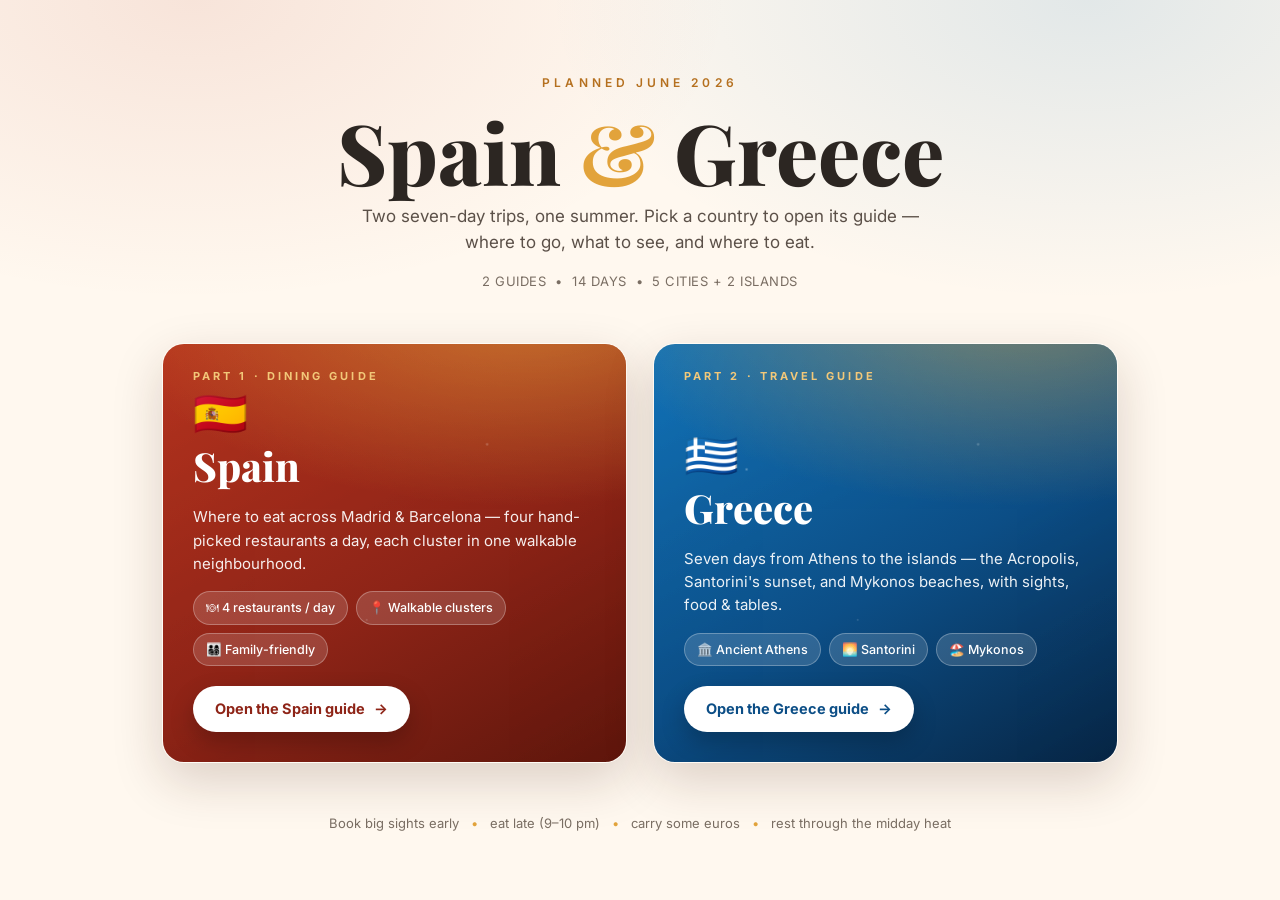
<file: index.html>
<!DOCTYPE html>
<html lang="en">
<head>
<meta charset="UTF-8">
<meta name="viewport" content="width=device-width, initial-scale=1.0">
<title>Spain &amp; Greece — Two 7-Day Trips</title>
<meta name="description" content="Two 7-day travel guides: where to eat in Spain (Madrid & Barcelona) and 7 days in Greece (Athens, Santorini & Mykonos).">
<link rel="preconnect" href="https://fonts.googleapis.com">
<link rel="preconnect" href="https://fonts.gstatic.com" crossorigin>
<link href="https://fonts.googleapis.com/css2?family=Playfair+Display:wght@600;700;800&family=Inter:wght@400;500;600;700&display=swap" rel="stylesheet">
<style>
  :root{
    --gold:#E2A33B; --gold-soft:#F2C879; --cream:#FFF8EF; --ink:#2C2622; --muted:#7A6E63;
    --red:#B5341F; --red-deep:#8E2417;
    --blue:#1273B8; --blue-deep:#0C4E86;
  }
  *{box-sizing:border-box;}
  html,body{margin:0;padding:0;}
  body{
    font-family:'Inter',-apple-system,Segoe UI,Roboto,Helvetica,Arial,sans-serif;
    color:var(--ink);
    background:
      radial-gradient(900px 500px at 15% 0%, rgba(181,52,31,.10), transparent 60%),
      radial-gradient(900px 500px at 85% 0%, rgba(18,115,184,.12), transparent 60%),
      var(--cream);
    line-height:1.55; min-height:100vh;
  }
  h1,h2,h3,.serif{font-family:'Playfair Display',Georgia,serif;}
  .wrap{max-width:1000px;margin:0 auto;padding:0 22px;}
  a{text-decoration:none;color:inherit;}

  .top{text-align:center;padding:74px 0 8px;}
  .kicker{letter-spacing:.34em;text-transform:uppercase;font-size:12px;font-weight:600;color:#B5701F;}
  .top h1{font-size:clamp(44px,9vw,84px);line-height:1;margin:16px 0 10px;font-weight:800;}
  .top h1 .amp{color:var(--gold);font-weight:700;}
  .top p{max-width:600px;margin:0 auto;color:#5b5048;font-size:17px;}
  .meta{margin-top:16px;font-size:13px;letter-spacing:.04em;color:var(--muted);}

  .grid{display:grid;grid-template-columns:1fr 1fr;gap:26px;padding:44px 0 30px;}
  .trip{
    position:relative;border-radius:22px;overflow:hidden;color:#fff;min-height:420px;
    display:flex;flex-direction:column;justify-content:flex-end;
    box-shadow:0 18px 50px rgba(60,30,15,.18);
    transition:transform .25s ease, box-shadow .25s ease;
    border:1px solid rgba(255,255,255,.35);
  }
  .trip:hover{transform:translateY(-6px);box-shadow:0 26px 60px rgba(60,30,15,.26);}
  .trip .bg{position:absolute;inset:0;z-index:0;}
  .spain .bg{background:
    radial-gradient(700px 340px at 78% -10%, rgba(226,163,59,.6), transparent 60%),
    linear-gradient(150deg, var(--red) 0%, var(--red-deep) 55%, #5E160C 100%);}
  .greece .bg{background:
    radial-gradient(700px 340px at 78% -10%, rgba(226,163,59,.5), transparent 60%),
    linear-gradient(150deg, var(--blue) 0%, var(--blue-deep) 55%, #072544 100%);}
  .trip .bg::after{content:"";position:absolute;inset:0;
    background:radial-gradient(2px 2px at 20% 30%,rgba(255,255,255,.5),transparent),
      radial-gradient(2px 2px at 70% 24%,rgba(255,255,255,.4),transparent),
      radial-gradient(1.5px 1.5px at 44% 66%,rgba(255,255,255,.3),transparent);opacity:.6;}
  .trip .inner{position:relative;z-index:2;padding:30px 30px 30px;}
  .flag{font-size:44px;line-height:1;display:block;margin-bottom:auto;}
  .trip .tag{position:absolute;top:24px;left:30px;z-index:2;
    letter-spacing:.28em;text-transform:uppercase;font-size:11px;font-weight:700;color:var(--gold-soft);}
  .trip h2{font-size:40px;margin:0 0 8px;font-weight:800;}
  .trip .desc{color:rgba(255,255,255,.92);font-size:15px;max-width:420px;margin:0 0 16px;}
  .plist{display:flex;flex-wrap:wrap;gap:8px;margin-bottom:20px;}
  .plist span{background:rgba(255,255,255,.15);border:1px solid rgba(255,255,255,.28);
    padding:6px 12px;border-radius:999px;font-size:12.5px;font-weight:500;}
  .cta{display:inline-flex;align-items:center;gap:9px;background:#fff;color:#22303B;
    font-weight:700;font-size:14.5px;padding:12px 22px;border-radius:999px;
    box-shadow:0 10px 24px rgba(0,0,0,.22);align-self:flex-start;}
  .spain .cta{color:var(--red-deep);} .greece .cta{color:var(--blue-deep);}
  .cta .arw{transition:transform .2s;} .trip:hover .cta .arw{transform:translateX(4px);}

  .foot{text-align:center;color:var(--muted);font-size:13px;padding:20px 0 54px;}
  .foot .dot{color:var(--gold);margin:0 8px;}

  @media (max-width:760px){
    .grid{grid-template-columns:1fr;gap:22px;}
    .trip{min-height:360px;}
    .trip h2{font-size:32px;}
  }
</style>
</head>
<body>

<div class="wrap">

  <div class="top">
    <div class="kicker">Planned June 2026</div>
    <h1>Spain <span class="amp">&amp;</span> Greece</h1>
    <p>Two seven-day trips, one summer. Pick a country to open its guide — where to go, what to see, and where to eat.</p>
    <div class="meta">2 GUIDES &nbsp;•&nbsp; 14 DAYS &nbsp;•&nbsp; 5 CITIES + 2 ISLANDS</div>
  </div>

  <div class="grid">

    <a class="trip spain" href="spainpage.html">
      <div class="bg"></div>
      <div class="tag">Part 1 · Dining Guide</div>
      <div class="inner">
        <span class="flag">🇪🇸</span>
        <h2>Spain</h2>
        <p class="desc">Where to eat across Madrid &amp; Barcelona — four hand-picked restaurants a day, each cluster in one walkable neighbourhood.</p>
        <div class="plist"><span>🍽 4 restaurants / day</span><span>📍 Walkable clusters</span><span>👨‍👩‍👧‍👦 Family-friendly</span></div>
        <span class="cta">Open the Spain guide <span class="arw">→</span></span>
      </div>
    </a>

    <a class="trip greece" href="greece.html">
      <div class="bg"></div>
      <div class="tag">Part 2 · Travel Guide</div>
      <div class="inner">
        <span class="flag">🇬🇷</span>
        <h2>Greece</h2>
        <p class="desc">Seven days from Athens to the islands — the Acropolis, Santorini's sunset, and Mykonos beaches, with sights, food &amp; tables.</p>
        <div class="plist"><span>🏛️ Ancient Athens</span><span>🌅 Santorini</span><span>🏖️ Mykonos</span></div>
        <span class="cta">Open the Greece guide <span class="arw">→</span></span>
      </div>
    </a>

  </div>

  <div class="foot">
    Book big sights early <span class="dot">•</span> eat late (9–10 pm) <span class="dot">•</span> carry some euros <span class="dot">•</span> rest through the midday heat
  </div>

</div>

</body>
</html>
</file>
